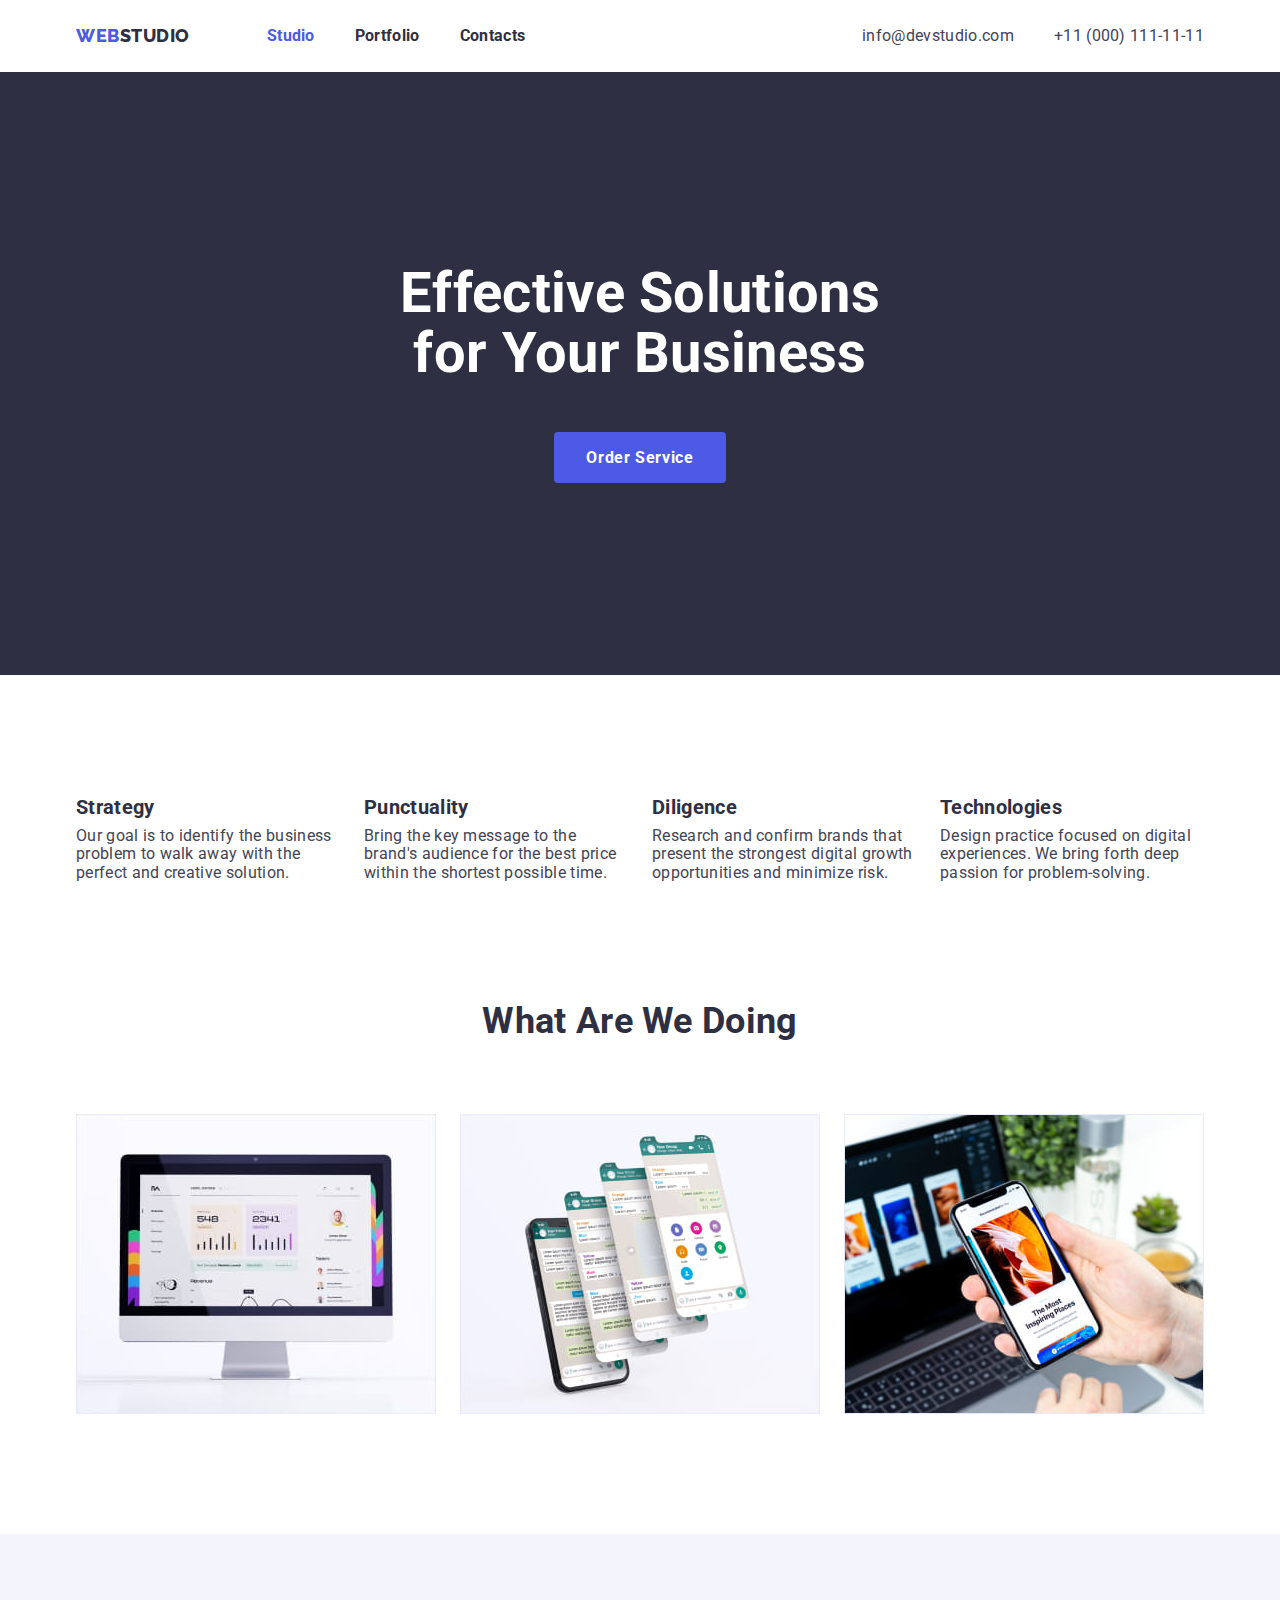
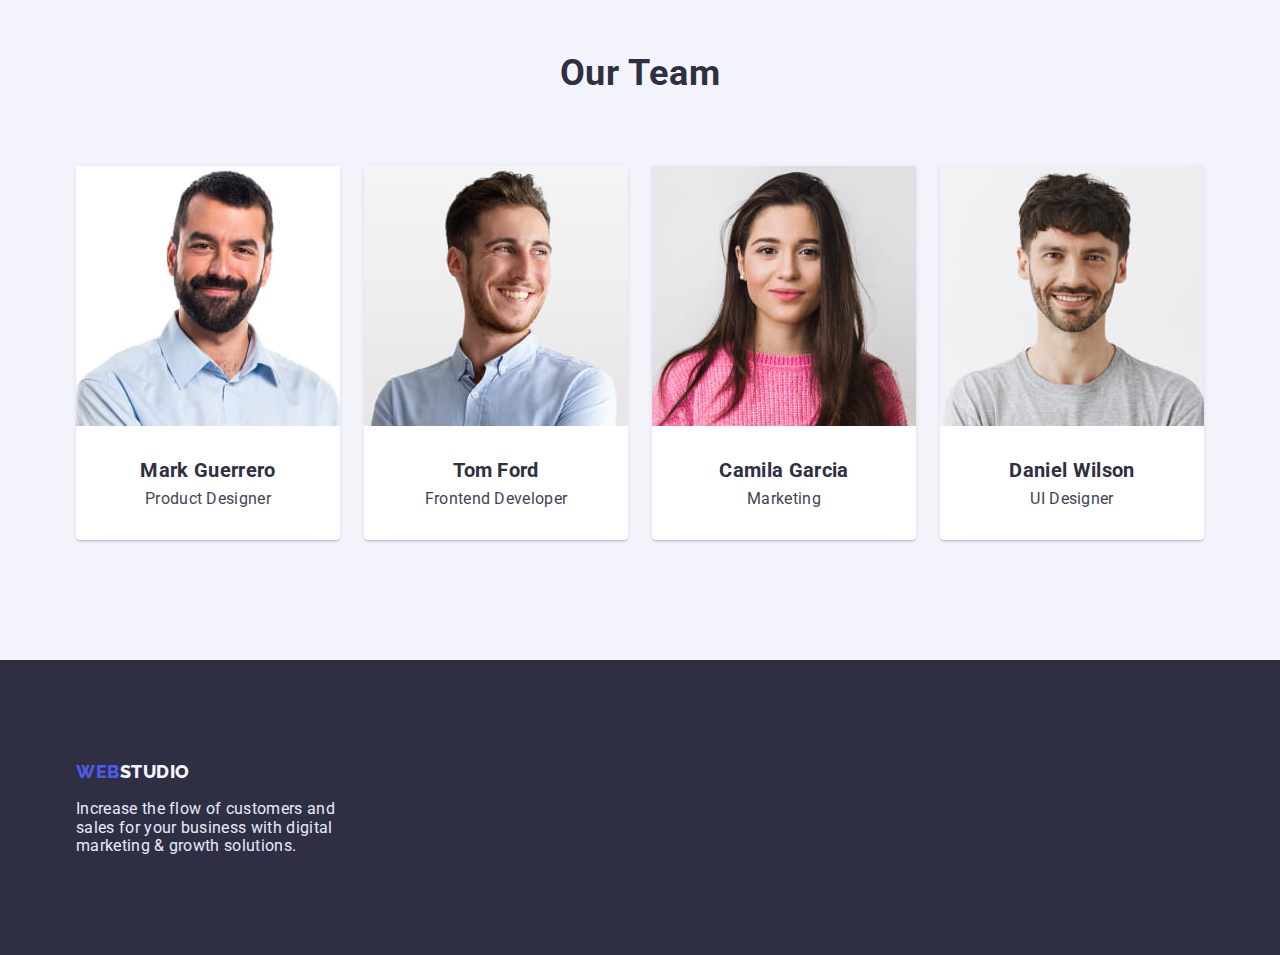
<file: index.html>
<!DOCTYPE html>
<html lang="en">
	<head>
		<meta charset="UTF-8" />
		<meta http-equiv="X-UA-Compatible" content="IE=edge" />
		<meta name="viewport" content="width=device-width, initial-scale=1.0" />
		<title>Document</title>
		<link rel="preconnect" href="https://fonts.googleapis.com" />
		<link rel="preconnect" href="https://fonts.gstatic.com" crossorigin />
		<link
			href="https://fonts.googleapis.com/css2?family=Raleway:wght@800&family=Roboto:wght@400;700&display=swap"
			rel="stylesheet"
		/>
		<link
			rel="stylesheet"
			href="https://cdnjs.cloudflare.com/ajax/libs/modern-normalize/1.1.0/modern-normalize.min.css"
		/>
		<link rel="stylesheet" href="./css/styles.css" />
	</head>
	<body>
		<!-- ************************** header ************************** -->
		<header>
			<div class="container header-nav">
				<nav class="header-nav">
					<!-- Логотип у шапці -->
					<a href="./index.html" class="logo">
						<span class="logo-iris">Web</span>
						<span class="logo-navyblue">Studio</span>
					</a>
					<!-- Навігація на інші сторінки -->
					<ul class="site-nav">
						<li class="item"><a href="./index.html" class="link current">Studio</a></li>
						<li class="item"><a href="./portfolio.html" class="link">Portfolio</a></li>
						<li class="item"><a href="./index.html" class="link">Contacts</a></li>
					</ul>
				</nav>
				<ul class="cont-nav">
					<!-- Посилання на адрес пошти-->
					<li class="item">
						<a href="mailto:info@devstudio.com" class="link">info@devstudio.com</a>
					</li>
					<!-- Посилання на телефонний номер-->
					<li class="item">
						<a href="tel:+110001111111" class="link">+11 (000) 111-11-11</a>
					</li>
				</ul>
			</div>
		</header>
		<main>
			<!-- ************************** sektion hero ************************** -->
			<section class="hero">
				<div class="container">
					<h1 class="hero-title">Effective Solutions for Your Business</h1>
					<button type="button" class="hero-button">Order Service</button>
				</div>
			</section>
			<!-- ************************** sektion one ************************** -->
			<section class="section-1">
				<div class="container">
					<!-- Заголовок секції 1, не читається на сторінці -->
					<h2 class="visually-hidden">Секція 1</h2>
					<ul class="card-set">
						<li class="section-1-li">
							<div class="sektion-1-div">
								<h3 class="section-1-title">Strategy</h3>
								<p class="card-text">
									Our goal is to identify the business problem to walk away with the perfect and creative solution.
								</p>
							</div>
						</li>
						<li class="section-1-li">
							<div class="sektion-1-div">
								<h3 class="section-1-title">Punctuality</h3>
								<p class="card-text">
									Bring the key message to the brand's audience for the best price within the shortest possible time.
								</p>
							</div>
						</li>
						<li class="section-1-li">
							<div class="sektion-1-div">
								<h3 class="section-1-title">Diligence</h3>
								<p class="card-text"
									>Research and confirm brands that present the strongest digital growth opportunities and minimize
									risk.</p
								>
							</div>
						</li>
						<li class="section-1-li">
							<div class="sektion-1-div">
								<h3 class="section-1-title">Technologies</h3>
								<p class="card-text">
									Design practice focused on digital experiences. We bring forth deep passion for problem-solving.
								</p>
							</div>
						</li>
					</ul>
				</div>
			</section>
			<!-- ************************** sektion two ************************** -->
			<section class="section-2">
        <div class="container">
          <h2 class="section-2-title">What are we doing</h2>
          <ul class="card-set">
            <li class="section-2-li">
              <img src="./images/Rectangle711.jpg" alt="Rectangle 711" width="360" />
            </li>
            <li class="section-2-li">
              <img src="./images/Rectangle712.jpg" alt="Rectangle 712" width="360" />
            </li>
            <li class="section-2-li">
              <img src="./images/Rectangle713.jpg" alt="Rectangle 713" width="360" />
            </li>
          </ul>
  
        </div>
			</section>
			<!-- ************************** sektion three ************************** -->
			<section class="section-3">
				<div class="container">
					<h2 class="section-3-h2">Our Team</h2>
					<ul class="card-set">
						<li class="section-3-li">
							<div class="sect-3-div">
								<img src="./images/img1.jpg" alt="foto Mark" width="264" />
								<h3 class="section3-title">Mark Guerrero</h3>
								<p>Product Designer</p>
							</div>
						</li>
						<li class="section-3-li">
							<div class="sect-3-div">
								<img src="./images/img2.jpg" alt="foto Tom" width="264" />
								<h3 class="section3-title">Tom Ford</h3>
								<p>Frontend Developer</p>
							</div>
						</li>
						<li class="section-3-li">
							<div class="sect-3-div">
								<img src="./images/img3.jpg" alt="foto Camila" width="264" />
								<h3 class="section3-title">Camila Garcia</h3>
								<p>Marketing</p>
							</div>
						</li>
						<li class="section-3-li">
							<div class="sect-3-div">
								<img src="./images/img4.jpg" alt="foto Daniel" width="264" />
								<h3 class="section3-title">Daniel Wilson</h3>
								<p>UI Designer</p>
							</div>
						</li>
					</ul>
				</div>
			</section>
		</main>
		<!-- ************************** footer ************************** -->
		<footer class="footer">
			<div class="container">
				<a href="./index.html" class="logo">
					<span class="logo-iris">Web</span>
					<span class="logo-cloud">Studio</span>
				</a>
				<p class="footer-p">
					Increase the flow of customers and sales for your business with digital marketing & growth solutions.
				</p>
			</div>
		</footer>
	</body>
</html>
</file>
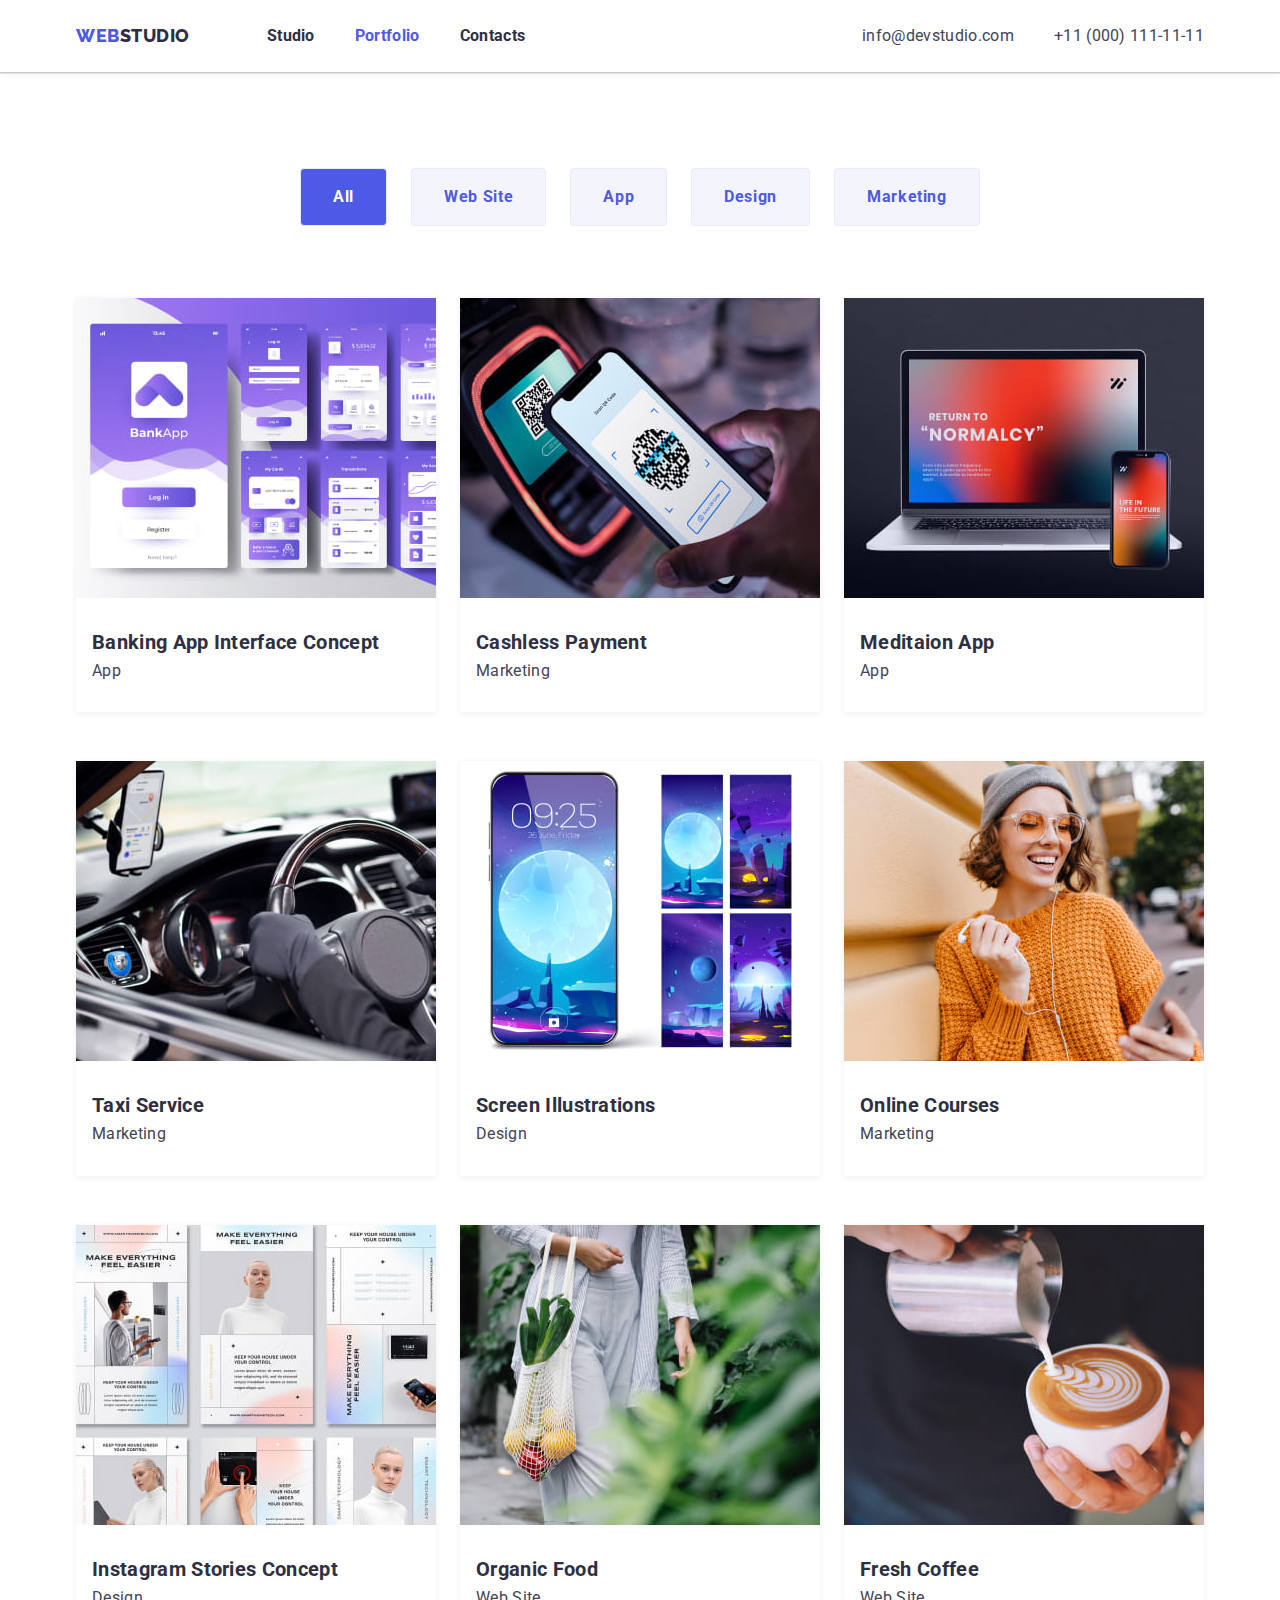
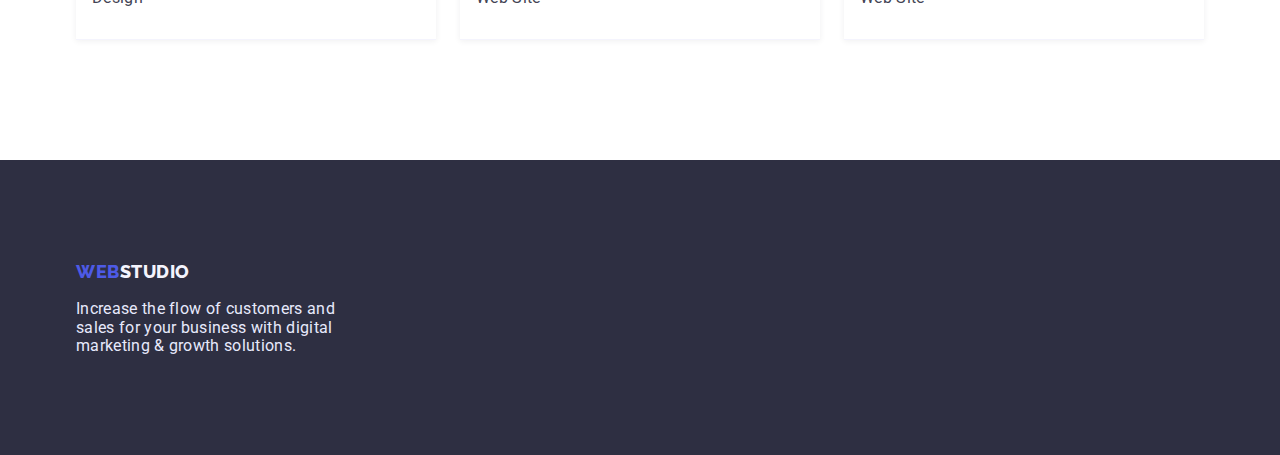
<file: portfolio.html>
<!DOCTYPE html>
<html lang="en">
	<head>
		<meta charset="UTF-8" />
		<meta http-equiv="X-UA-Compatible" content="IE=edge" />
		<meta name="viewport" content="width=device-width, initial-scale=1.0" />
		<title>Document</title>
		<link rel="preconnect" href="https://fonts.googleapis.com" />
		<link rel="preconnect" href="https://fonts.gstatic.com" crossorigin />
		<link
			href="https://fonts.googleapis.com/css2?family=Raleway:wght@800&family=Roboto:wght@400;700&display=swap"
			rel="stylesheet"
		/>
		<link
			rel="stylesheet"
			href="https://cdnjs.cloudflare.com/ajax/libs/modern-normalize/1.1.0/modern-normalize.min.css"
		/>
		<link rel="stylesheet" href="./css/styles.css" />
	</head>
	<body>
		<!-- ************************** header ************************** -->
		<header class="header-portf">
			<div class="container header-nav">
				<nav class="header-nav">
					<!-- Логотип у шапці -->
					<a href="./index.html" class="logo">
						<span class="logo-iris">Web</span>
						<span class="logo-navyblue">Studio</span>
					</a>
					<!-- Навігація на інші сторінки -->
					<ul class="site-nav list">
						<li class="item"><a href="./index.html" class="link">Studio</a></li>
						<li class="item"><a href="./portfolio.html" class="link current">Portfolio</a></li>
						<li class="item"><a href="./index.html" class="link">Contacts</a></li>
					</ul>
				</nav>
				<ul class="cont-nav list">
					<!-- Посилання на адрес пошти-->
					<li class="item">
						<a href="mailto:info@devstudio.com" class="link">info@devstudio.com</a>
					</li>
					<!-- Посилання на телефонний номер-->
					<li class="item">
						<a href="tel:+110001111111" class="link">+11 (000) 111-11-11</a>
					</li>
				</ul>
			</div>
		</header>
		<main>
			<!-- ************************** section Portfolio ************************** -->
			<section class="section-portfolio">
				<div class="container">
					<!-- Заголовок секціх, не читається на сторінці -->
					<h1 class="visually-hidden">Portfolio</h1>
					<!-- ***************** block filters ***************** -->
					<ul class="filter-ul">
						<li class="filter-li"><button type="button" class="portfolio-button current">All</button></li>
						<li class="filter-li"><button type="button" class="portfolio-button">Web Site</button></li>
						<li class="filter-li"><button type="button" class="portfolio-button">App</button></li>
						<li class="filter-li"><button type="button" class="portfolio-button">Design</button></li>
						<li class="filter-li"><button type="button" class="portfolio-button">Marketing</button></li>
					</ul>
					<!-- ***************** block Portfolio ***************** -->
					<ul class="card-set-port">
						<li class="item">
							<article class="card">
								<div class="card-thumd">
									<a href="">
										<img src="./images/img21.jpg" alt="img" />
									</a>
								</div>
							</article>
							<div class="card-content">
								<h2 class="section4-title">Banking App Interface Concept</h2>
								<p class="card-text">App</p>
							</div>
						</li>
						<li class="item">
							<article class="card">
								<div class="card-thumd">
									<a href="">
										<img src="./images/img22.jpg" alt="img" />
									</a>
								</div>
							</article>
							<div class="card-content">
								<h2 class="section4-title">Cashless Payment</h2>
								<p class="card-text">Marketing</p>
							</div>
						</li>
						<li class="item">
							<article class="card">
								<div class="card-thumd">
									<a href="">
										<img src="./images/img23.jpg" alt="img" />
									</a>
								</div>
							</article>
							<div class="card-content">
								<h2 class="section4-title">Meditaion App</h2>
								<p class="card-text">App</p>
							</div>
						</li>
						<li class="item">
							<article class="card">
								<div class="card-thumd">
									<a href="">
										<img src="./images/img24.jpg" alt="img" />
									</a>
								</div>
							</article>
							<div class="card-content">
								<h2 class="section4-title">Taxi Service</h2>
								<p class="card-text">Marketing</p>
							</div>
						</li>
						<li class="item">
							<article class="card">
								<div class="card-thumd">
									<a href="">
										<img src="./images/img25.jpg" alt="img" />
									</a>
								</div>
							</article>
							<div class="card-content">
								<h2 class="section4-title">Screen Illustrations</h2>
								<p class="card-text">Design</p>
							</div>
						</li>
						<li class="item">
							<article class="card">
								<div class="card-thumd">
									<a href="">
										<img src="./images/img26.jpg" alt="img" />
									</a>
								</div>
							</article>
							<div class="card-content">
								<h2 class="section4-title">Online Courses</h2>
								<p class="card-text">Marketing</p>
							</div>
						</li>
						<li class="item">
							<article class="card">
								<div class="card-thumd">
									<a href="">
										<img src="./images/img27.jpg" alt="img" />
									</a>
								</div>
							</article>
							<div class="card-content">
								<h2 class="section4-title">Instagram Stories Concept</h2>
								<p class="card-text">Design</p>
							</div>
						</li>
						<li class="item">
							<article class="card">
								<div class="card-thumd">
									<a href="">
										<img src="./images/img28.jpg" alt="img" />
									</a>
								</div>
							</article>
							<div class="card-content">
								<h2 class="section4-title">Organic Food</h2>
								<p class="card-text">Web Site</p>
							</div>
						</li>
						<li class="item">
							<article class="card">
								<div class="card-thumd">
									<a href="">
										<img src="./images/img29.jpg" alt="img" />
									</a>
								</div>
							</article>
							<div class="card-content">
								<h2 class="section4-title">Fresh Coffee</h2>
								<p class="card-text">Web Site</p>
							</div>
						</li>
					</ul>
				</div>
			</section>
		</main>
		<!-- ************************** footer ************************** -->
		<footer class="footer">
			<div class="container">
				<a href="./index.html" class="logo">
					<span class="logo-iris">Web</span>
					<span class="logo-cloud">Studio</span>
				</a>
				<p class="footer-p">
					Increase the flow of customers and sales for your business with digital marketing & growth solutions.
				</p>
			</div>
		</footer>
	</body>
</html>
</file>
<file: css/styles.css>
:root {
	--primery-text-color-slate: #434455;
	--primery-white-color: #ffffff;
	--text-color-iris: #4d5ae5;
	--text-color-navyblue: #2e2f42;
	--text-color-cloud: #f4f4fd;
	--text-color-cornflower: #e7e9fc;
	--card-set-gap: 24px;
}
/* ************ Recomended Zozylia ************ */
a {
    text-decoration: none;
    color: inherit;
  }
  p,
  h1,
  h2,
  h3,
  h4,
  h5,
  h6 {
    margin: 0;
  }
button {
    cursor: pointer;
  }
/* ************ /Recomended Zozylia ************ */

ul {
	padding-inline-start: 0;
	margin-top: 0;
	margin-bottom: 0;
  }
img {
	display: block;
	max-width: 100%;
	height: auto;
}
body {
	font-family: "Roboto", sans-serif;
	letter-spacing: 0.02em;
	background-color: var(--primery-white-color);
	color: var(--primery-text-color-slate);
}
/* Заголовки font-weight: 700 */
h1,
h2,
h3 {
	font-weight: 700;
	color: var(--text-color-navyblue);
}
/* прибирання маркерів у списках */
ul {
	list-style: none;
}
/* прибирання підкреслення */
a {
	text-decoration: none;
}
.p {
	font-size: 16px;
	line-height: 1.5;
}
.container {
	width: 1158px;
    padding-left: 15px;
    padding-right: 15px;
    margin-left: auto;
	margin-right: auto;
}
/* header */
.header-nav {
	display: flex;
	align-items: center;
}

/* logo */
.logo {
	/* margin-right: 77px; */
	font-family: "Raleway", sans-serif;
	font-weight: 800;
	font-size: 18px;
	line-height: 1.33;
	display: flex;
	align-items: center;
	letter-spacing: 0.03em;
	text-transform: uppercase;
}
.logo-iris {
	color: var(--text-color-iris);
}
.logo-navyblue {
	color: var(--text-color-navyblue);
}
/* site-nav */
.site-nav,
.cont-nav {
	display: flex;
	padding-top: 24px;
    padding-bottom: 24px;
	font-size: 16px;
	line-height: 1.5;
}
.site-nav .item + .item,
.cont-nav .item + .item {
    margin-left: 40px;
}
.site-nav {
	margin-left: 77px;
	font-weight: 700;
}
.site-nav .link {
	color: var(--text-color-navyblue);
}
.site-nav .link:hover,
.site-nav .link:focus {
	color: var(--primery-text-color-slate);
}
.site-nav .link.current {
	color: var(--text-color-iris);
}
/* cont-nav */
.cont-nav {
	margin-left: auto;
}
.cont-nav .link {
	color: var(--primery-text-color-slate);
}
.cont-nav .link:hover,
.cont-nav .link:focus {
	color: var(--text-color-iris);
}
/* hero */
.hero {
	padding-top: 192px;
	padding-bottom: 192px;
	text-align: center;
	background-color: var(--text-color-navyblue);
}
.hero-title {
	margin: 0px auto 48px;
	max-width: 492px;
	font-size: 56px;
	line-height: 1.07;
	color: var(--primery-white-color);
}
.hero-button {
	font-family: "Roboto", sans-serif;
	font-weight: 700;
	font-size: 16px;
	line-height: 1.19;
	padding: 16px 32px;
	align-items: center;
	letter-spacing: 0.04em;
	color: var(--primery-white-color);
	background-color: var(--text-color-iris);
    border-radius: 4px;
	border: none;
}
.hero-button:hover,
.hero-button:focus {
   background-color: #404BBF;
}

/* section-1 */
.section-1 {
	padding-top: 120px;
	padding-bottom: 120px;
}
/* Приховування заголовка "Секція1" та "Portfolio" */
.visually-hidden {
	position: absolute;
	width: 1px;
	height: 1px;
	margin: -1px;
	border: 0;
	padding: 0;
	clip: rect(0 0 0 0);
	overflow: hidden;
}
.card-set {
	padding: 0;
	margin: 0;
	list-style: none;
	display: flex;
	flex-wrap: wrap;
	margin-left: calc(-1 * var(--card-set-gap));
}
.card-set > .section-1-li {
	flex-basis: calc(100%/4 - var(--card-set-gap));
	margin-left: var(--card-set-gap);
}
.section-1-title {
	font-size: 20px;
	line-height: 1.2;
	margin-bottom: 8px;
}
/* section-2 */
.section-2 {
	padding-bottom: 120px;
}
.section-2-title {
	font-size: 36px;
	line-height: 1.11;
	text-align: center;
	text-transform: capitalize;
	margin-bottom: 72px;
}
.section-2-li {
	flex-basis: calc(100%/3 - var(--card-set-gap));
	margin-left: var(--card-set-gap);
}
/* section-3 */

.section-3 {
	padding-top: 120px;
	padding-bottom: 120px;
    background-color: var(--text-color-cloud);
}
.section-3-h2 {
	font-size: 36px;
    line-height: 1.11;
    text-align: center;
    letter-spacing: 0.02em;
    text-transform: capitalize;
	margin-bottom: 72px;
}
.card-set > .section-3-li {
	flex-basis: calc(100%/4 - var(--card-set-gap));
	margin-left: var(--card-set-gap);
	background: #FFFFFF;
    box-shadow: 0px 1px 6px rgba(46, 47, 66, 0.08), 0px 1px 1px rgba(46, 47, 66, 0.16), 0px 2px 1px rgba(46, 47, 66, 0.08);
    border-radius: 0px 0px 4px 4px;
}
.sect-3-div > h3 {
	margin-top: 32px;
	margin-bottom: 8px;
}
.sect-3-div > p {
	margin-bottom: 32px;
	text-align: center;
}
.section3-title {
	font-size: 20px;
	line-height: 1.2;
	text-align: center;
}
/* -------------------frame under the header------------------- */
.header-portf {
	box-shadow: 0px 2px 1px rgba(46, 47, 66, 0.08), 0px 1px 1px rgba(46, 47, 66, 0.16), 0px 1px 6px rgba(46, 47, 66, 0.08);
}
/* -------------------Portfolio------------------- */
.section-portfolio {
	padding-top: 96px;
	padding-bottom: 120px;
}
/* Блок фільтрів */
.filter-ul {
    display: flex;
	justify-content: center;
	margin-bottom: 72px;
}
.filter-ul .filter-li + .filter-li {
	margin-left: 24px;
}
.portfolio-button {
	padding: 16px 32px;
	border: 1px solid #E7E9FC;
    border-radius: 4px;
	font-family: "Roboto", sans-serif;
	font-weight: 700;
	font-size: 16px;
	line-height: 1.5;
	display: flex;
	align-items: center;
	text-align: center;
	letter-spacing: 0.04em;
	color: var(--text-color-iris);
	background: var(--text-color-cloud);
}
.portfolio-button.current,
.portfolio-button:hover,
.portfolio-button:focus {
	color: var(--primery-white-color);
	background: var(--text-color-iris);
}
/* Блок портфоліо */
.card-set-port {
	padding: 0;
	list-style: none;
	display: flex;
	flex-wrap: wrap;
	margin-top: calc(-1 * var(--card-set-gap));
	margin-bottom: calc(-1 * var(--card-set-gap));
	margin-left: calc(-1 * var(--card-set-gap));
	margin-right: 0;
}
.card-set-port > .item {
	flex-basis: calc(100%/3 - var(--card-set-gap) - 1);
	margin-top: var(--card-set-gap);
	margin-bottom: var(--card-set-gap);
	margin-left: var(--card-set-gap);
	border-bottom: 0.5px solid #F4F4FD;
	box-shadow: 0px 1px 6px rgba(46, 47, 66, 0.08);
}
.card-content {
	padding: 32px 16px;
}
.card-content > .card-text {
	margin-top: 8px;
}
.section4-title {
	font-size: 20px;
	line-height: 1.2;
	color: var(--text-color-navyblue);
}

/* footer */
footer {
	padding-top: 100px;
	padding-bottom: 100px;
	background-color: var(--text-color-navyblue);
}
.logo-cloud {
	color: var(--text-color-cloud);
}
.footer a {
	margin-bottom: 16px;
	font-size: 18px;
	line-height: 1.1.17;
}
.footer-p {
	width: 264px;
	color: var(--text-color-cornflower);
}
</file>
